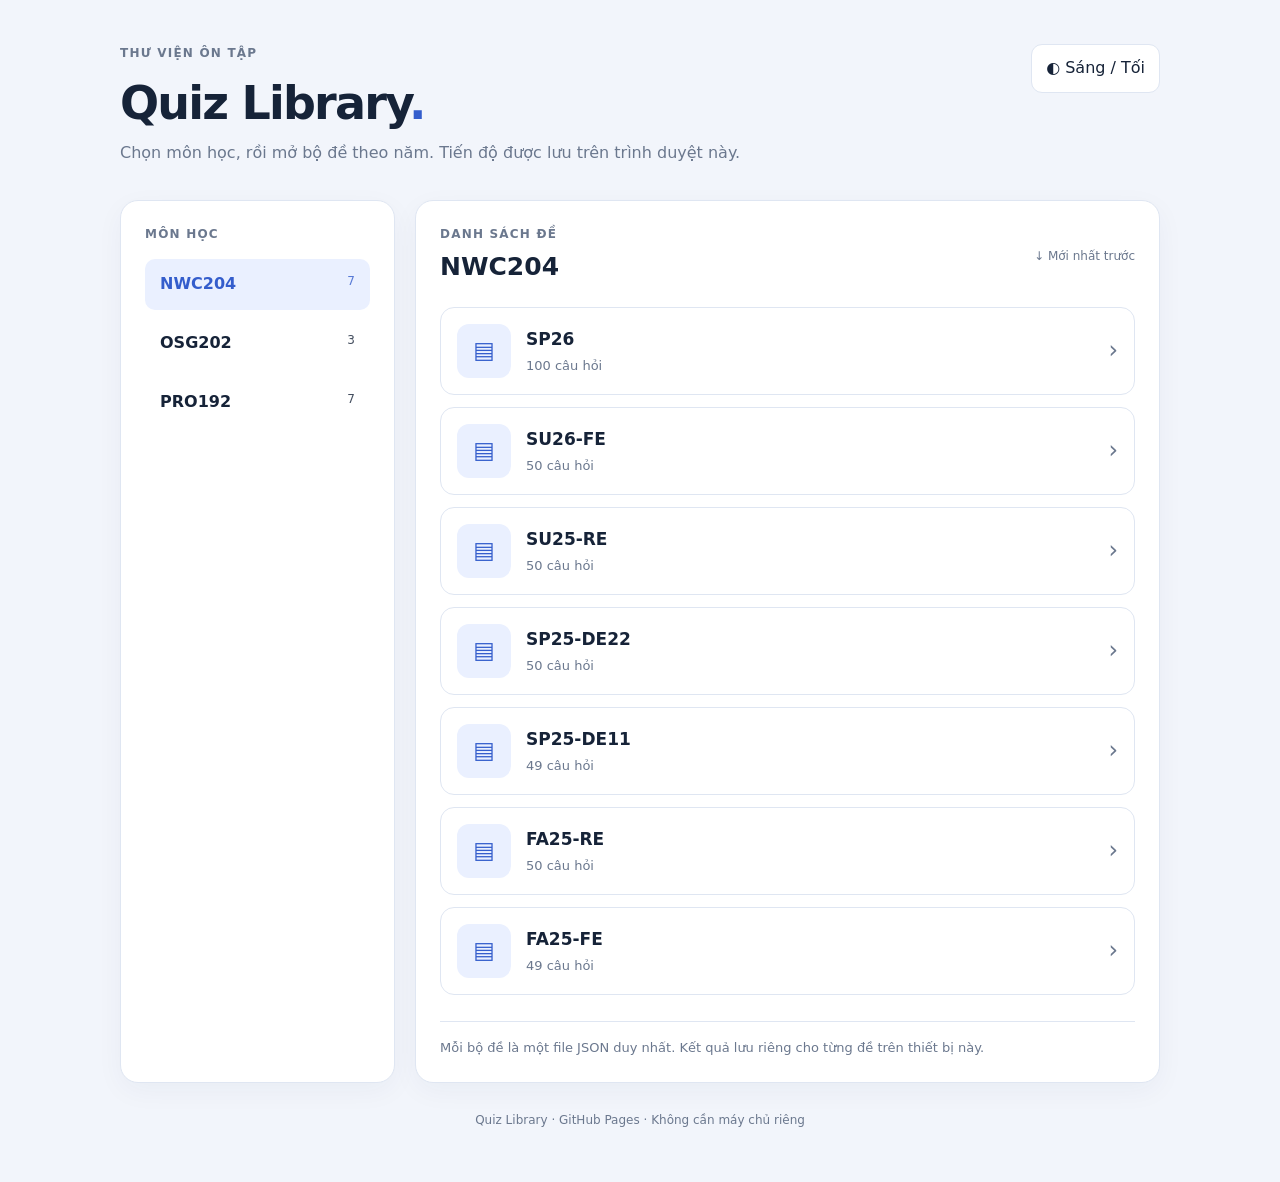
<file: index.html>
<!doctype html><html lang="vi"><head><meta charset="utf-8"><meta name="viewport" content="width=device-width,initial-scale=1"><title>Quiz Library – Thư viện đề</title>
<script>(function(){const a=localStorage.getItem('quizlib:theme');document.documentElement.dataset.theme=(a==='dark'||a==='light')?a:(matchMedia('(prefers-color-scheme: dark)').matches?'dark':'light')})()</script>
<link rel="stylesheet" href="./home.css"><script src="./theme.js" defer></script><script src="./home.js" defer></script></head><body>
<main class="shell"><header class="head"><div><div class="eyebrow">THƯ VIỆN ÔN TẬP</div><h1>Quiz Library<span class="dot">.</span></h1><p>Chọn môn học, rồi mở bộ đề theo năm. Tiến độ được lưu trên trình duyệt này.</p></div><button id="theme-toggle" class="outline" type="button">◐ Sáng / Tối</button></header>
<div class="layout"><aside class="panel subjects"><div class="section-label">MÔN HỌC</div><div id="subjects" class="subjects-list"></div></aside><section class="panel exams"><div class="exams-top"><div><div class="section-label">DANH SÁCH ĐỀ</div><h2 id="subject-title">Đang tải…</h2></div><span class="sort-note">↓ Mới nhất trước</span></div><div id="status" class="status" hidden></div><div id="exams" class="exam-list"></div><div class="bottom-note">Mỗi bộ đề là một file JSON duy nhất. Kết quả lưu riêng cho từng đề trên thiết bị này.</div></section></div>
<footer>Quiz Library · GitHub Pages · Không cần máy chủ riêng</footer></main></body></html>
</file>
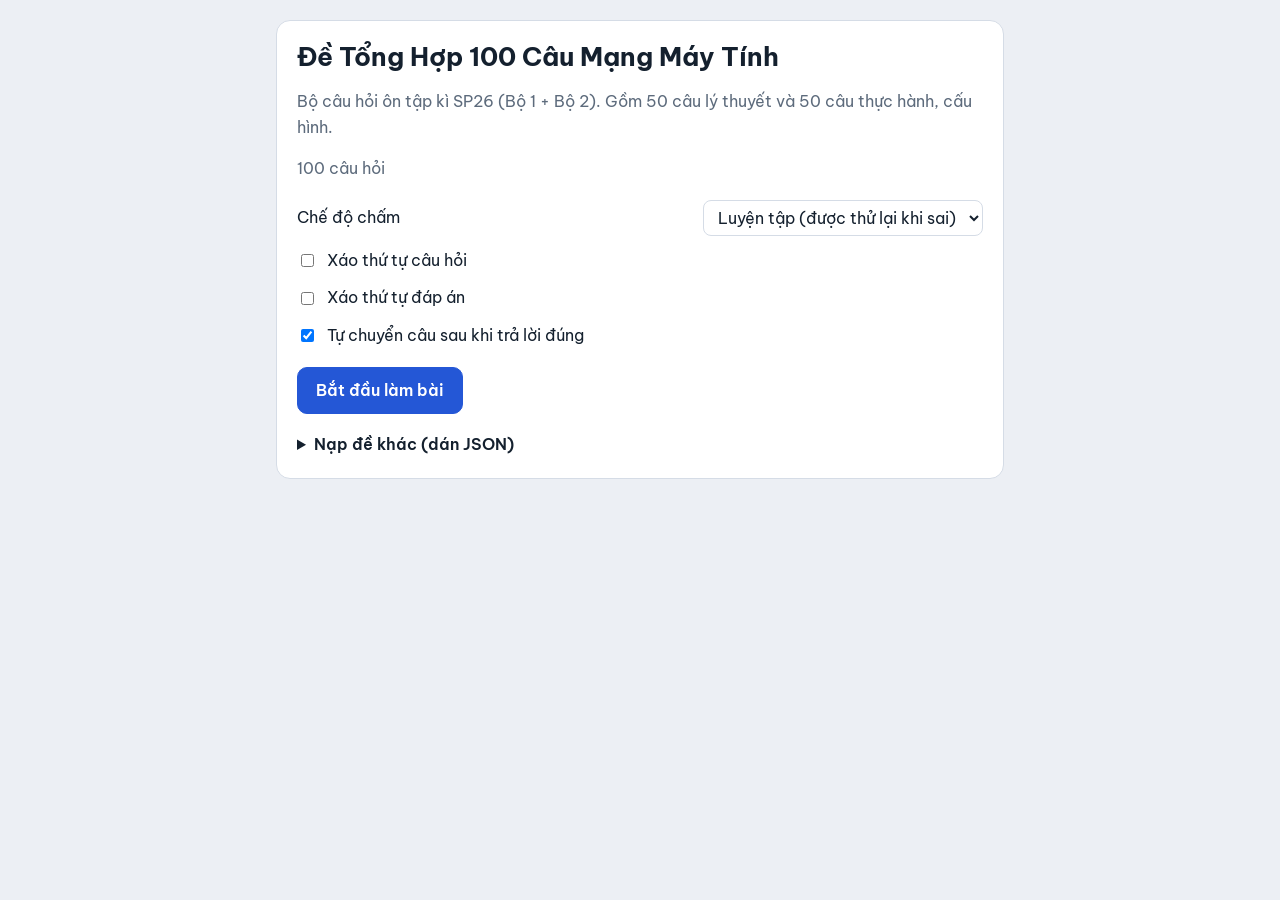
<file: deepseek_html_20261113_80df12.html>
<!DOCTYPE html>
<!--
=====================================================================
HƯỚNG DẪN CHO AI (đọc kỹ trước khi sửa file này)
- Đây là web trắc nghiệm hoàn chỉnh, 1 file. KHÔNG viết lại giao diện/logic.
- Chỉ thay nội dung trong thẻ <script id="quiz-data" type="application/json">.
- Giữ nguyên mọi thứ còn lại, trả về toàn bộ file HTML hoàn chỉnh.
=====================================================================
-->
<html lang="vi">
<head>
<meta charset="utf-8">
<meta name="viewport" content="width=device-width, initial-scale=1">
<title>Trắc nghiệm</title>
<link rel="stylesheet" href="https://fonts.googleapis.com/css2?family=Be+Vietnam+Pro:wght@400;500;600;700&display=swap">
<style>
:root{--bg:#eceff4;--card:#fff;--ink:#14202e;--mute:#5d6b7c;--line:#d5dce6;--acc:#2457d6;--accbg:#e4ecfd;--ok:#1b7a3a;--okbg:#e2f4e8;--bad:#b42318;--badbg:#fdeceb;--warn:#8a5a00;--warnbg:#fff3d6}
@media(prefers-color-scheme:dark){:root{--bg:#10151c;--card:#19212b;--ink:#e8edf4;--mute:#97a4b5;--line:#2c3744;--acc:#7da2ff;--accbg:#1d2c4d;--ok:#6fd08f;--okbg:#14301f;--bad:#ff8d82;--badbg:#3a1b19;--warn:#f1c15a;--warnbg:#3a2e12}}
*{box-sizing:border-box}
html,body{margin:0;min-height:100%}
body{background:var(--bg);color:var(--ink);font:16px/1.6 "Be Vietnam Pro",system-ui,-apple-system,"Segoe UI",Roboto,sans-serif;padding:env(safe-area-inset-top,0) 0 env(safe-area-inset-bottom,0)}
.wrap{max-width:760px;margin:0 auto;padding:20px 16px 48px}
h1{font-size:1.6rem;line-height:1.25;margin:0 0 6px}
.card{background:var(--card);border:1px solid var(--line);border-radius:14px;padding:20px}
.mute{color:var(--mute)}
.btn{font:inherit;font-weight:600;border:1px solid var(--line);background:var(--card);color:var(--ink);padding:10px 18px;border-radius:10px;cursor:pointer}
.btn:hover{border-color:var(--acc)}
.btn:focus-visible,.opt:focus-visible,.nb:focus-visible{outline:3px solid var(--acc);outline-offset:2px}
.btn.pri{background:var(--acc);border-color:var(--acc);color:#fff}
@media(prefers-color-scheme:dark){.btn.pri{color:#0b1220}}
.btn:disabled{opacity:.4;cursor:not-allowed}
.row{display:flex;gap:10px;flex-wrap:wrap;align-items:center}
.set{display:grid;gap:12px;margin:18px 0}
.set label{display:flex;gap:10px;align-items:center;justify-content:space-between}
.set input[type=number],.set select{font:inherit;padding:6px 10px;border:1px solid var(--line);border-radius:8px;background:var(--card);color:var(--ink)}
.set input[type=number]{width:90px}
.set .chk{justify-content:flex-start}
details{margin-top:18px}
summary{cursor:pointer;font-weight:600}
textarea{width:100%;min-height:150px;margin:10px 0;padding:10px;font:13px/1.5 ui-monospace,Consolas,monospace;border:1px solid var(--line);border-radius:8px;background:var(--bg);color:var(--ink)}
.err{color:var(--bad);font-weight:500;margin:6px 0 0}
.top{position:sticky;top:0;z-index:5;background:var(--bg);padding:12px 0 10px;margin-bottom:6px}
.top .row{justify-content:space-between}
.track{height:6px;background:var(--line);border-radius:6px;overflow:hidden;margin-top:8px}
#bar{height:100%;background:var(--acc);width:0;transition:width .25s}
#timer{font-variant-numeric:tabular-nums;font-weight:600}
#timer.low{color:var(--bad)}
.question-head{display:flex;align-items:flex-start;gap:10px;justify-content:space-between}
.question-head .qt{flex:1;min-width:0}
.star-btn{flex-shrink:0;border:1px solid var(--line);background:var(--card);color:var(--mute);border-radius:9px;min-width:42px;height:42px;font-size:1.6rem;line-height:1;cursor:pointer}
.star-btn.active{color:#eab308;background:#44380933;border-color:#eab308}
.nb.starred{background:#3a2e12!important;border-color:#f1c15a!important;color:#f1c15a!important}
@media(prefers-color-scheme:light){.nb.starred{background:#fff3d6!important;border-color:#b77900!important;color:#8a5a00!important}}
.nb.starred.cur{outline:2px solid var(--ink)}
.star-filter{font:inherit;font-size:.85rem;margin-top:10px;padding:7px 12px;border:1px solid var(--line);border-radius:8px;background:var(--card);color:var(--ink);cursor:pointer}
.star-filter.active{border-color:#eab308;color:#b58900}
.qt{font-size:1.15rem;font-weight:600;margin:0 0 14px;white-space:pre-wrap}
.card img{max-width:100%;border-radius:8px;margin-bottom:14px}
.hint{display:inline-block;font-size:.85rem;background:var(--warnbg);color:var(--warn);padding:2px 10px;border-radius:20px;margin:0 0 12px}
.opts{display:grid;gap:10px}
.opt{display:flex;gap:12px;text-align:left;width:100%;font:inherit;color:var(--ink);background:var(--card);border:1.5px solid var(--line);border-radius:10px;padding:12px 14px;cursor:pointer}
.opt b{flex:0 0 28px;height:28px;border-radius:50%;background:var(--bg);display:grid;place-items:center;font-size:.85rem}
.opt span{padding-top:2px;white-space:pre-wrap}
.opt:hover:not(:disabled){border-color:var(--acc)}
.opt.sel{border-color:var(--acc);background:var(--accbg)}
.opt.sel b{background:var(--acc);color:#fff}
.opt:disabled{cursor:default}
.opt.ok{border-color:var(--ok);background:var(--okbg)}
.opt.ok b{background:var(--ok);color:#fff}
.opt.bad{border-color:var(--bad);background:var(--badbg)}
.opt.bad b{background:var(--bad);color:#fff}
.ex{margin-top:14px;padding:12px 14px;border-left:4px solid var(--acc);background:var(--accbg);border-radius:6px;white-space:pre-wrap}
.act{display:flex;justify-content:space-between;gap:10px;margin:16px 0}
.nav{display:grid;grid-template-columns:repeat(auto-fill,minmax(36px,1fr));gap:5px;max-height:240px;overflow:auto;padding:2px}
#navsum{cursor:pointer;font-weight:600}
.nb{font:inherit;font-size:.85rem;font-weight:600;height:34px;border-radius:8px;border:1.5px solid var(--line);background:var(--card);color:var(--ink);cursor:pointer}
.nb.done{background:var(--accbg);border-color:var(--acc)}
.nb.right{background:var(--okbg);border-color:var(--ok);color:var(--ok)}
.nb.wrong{background:var(--badbg);border-color:var(--bad);color:var(--bad)}
.nb.cur{outline:2px solid var(--ink);outline-offset:1px}
.score{font-size:3rem;font-weight:700;line-height:1.1;margin:6px 0}
.stats{display:flex;gap:22px;flex-wrap:wrap;margin:10px 0 18px}
.stats div{min-width:90px}.stats strong{display:block;font-size:1.3rem}
[hidden]{display:none!important}
</style>
</head>
<body>
<div class="wrap">

<section id="start" class="card">
  <h1 id="s-title"></h1>
  <p id="s-desc" class="mute"></p>
  <p id="s-meta" class="mute"></p>
  <div class="set">
    <label>Chế độ chấm
      <select id="o-mode"><option value="instant">Luyện tập (được thử lại khi sai)</option><option value="end">Thi (chấm khi nộp bài)</option></select>
    </label>
    <label class="chk" id="timer-toggle" hidden><input id="o-timer-on" type="checkbox"> Bật giới hạn thời gian khi thi</label>
    <label id="timer-setting" hidden>Thời gian thi (phút)<input id="o-time" type="number" min="1" value="45"></label>
    <label class="chk"><input id="o-sq" type="checkbox">Xáo thứ tự câu hỏi</label>
    <label class="chk"><input id="o-so" type="checkbox">Xáo thứ tự đáp án</label>
    <label class="chk"><input id="o-an" type="checkbox">Tự chuyển câu sau khi trả lời đúng</label>
  </div>
  <button id="go" class="btn pri">Bắt đầu làm bài</button>
  <details>
    <summary>Nạp đề khác (dán JSON)</summary>
    <textarea id="paste" placeholder='{"title":"...","questions":[{"q":"...","options":["..",".."],"answer":0}]}'></textarea>
    <button id="load" class="btn">Nạp đề</button>
    <p id="err" class="err" hidden></p>
  </details>
</section>

<section id="quiz" hidden>
  <div class="top">
    <div class="row"><span id="prog" class="mute"></span><span id="live" class="mute"></span><span id="timer"></span></div>
    <div class="track"><div id="bar"></div></div>
  </div>
  <div id="card" class="card"></div>
  <div class="act">
    <button id="prev" class="btn">Câu trước</button>
    <button id="next" class="btn pri">Câu sau</button>
  </div>
  <div class="card"><details id="navbox"><summary id="navsum">Danh sách câu</summary><button type="button" id="star-filter" class="star-filter">☆ Chỉ hiện câu đánh dấu</button><div id="nav" class="nav" style="margin-top:10px"></div></details>
    <div class="row" style="margin-top:14px">
      <button id="submit" class="btn pri">Nộp bài</button>
      <button id="back" class="btn" hidden>Về kết quả</button>
    </div>
  </div>
</section>

<section id="result" class="card" hidden>
  <h1>Kết quả</h1>
  <div class="score" id="r-score"></div>
  <div class="stats" id="r-stats"></div>
  <div class="row">
    <button id="r-review" class="btn pri">Xem lại đáp án</button>
    <button id="r-wrong" class="btn">Làm lại câu sai</button>
    <button id="r-again" class="btn">Làm lại từ đầu</button>
  </div>
</section>

</div>

<!-- ============ ĐỀ THI: ĐÃ NHÚNG SẴN 100 CÂU HỎI ============ -->
<script id="quiz-data" type="application/json">
{
  "title": "Đề Tổng Hợp 100 Câu Mạng Máy Tính",
  "description": "Bộ câu hỏi ôn tập kì SP26 (Bộ 1 + Bộ 2). Gồm 50 câu lý thuyết và 50 câu thực hành, cấu hình.",
  "timeLimitMinutes": 90,
  "mode": "instant",
  "shuffleQuestions": false,
  "shuffleOptions": false,
  "questions": [
    {
      "q": "What is the correct order of the TCP three-way handshake?",
      "options": ["ACK, SYN, SYN-ACK", "SYN, SYN-ACK, ACK", "SYN-ACK, ACK, FIN", "FIN, ACK, SYN"],
      "answer": 1,
      "explain": "Bắt tay ba bước TCP: Client gửi SYN → Server phản hồi SYN-ACK → Client xác nhận bằng ACK."
    },
    {
      "q": "What is the primary responsibility of the transport layer in the OSI model?",
      "options": ["Routing data packets between networks", "Managing logical communications between applications on different hosts", "Defining physical media and connections", "Encrypting data before transmission"],
      "answer": 1,
      "explain": "Lớp Transport chịu trách nhiệm quản lý giao tiếp logic giữa các ứng dụng trên các host khác nhau."
    },
    {
      "q": "What is the primary responsibility of the transport layer?",
      "options": ["Formatting, or presenting, data into a compatible format.", "Tracking individual conversations and segmenting data.", "Translating domain names to IP addresses.", "Securing the network from external threats."],
      "answer": 1,
      "explain": "Lớp Transport theo dõi các phiên giao tiếp và chia dữ liệu thành các segment."
    },
    {
      "q": "Which two fields are the same in a TCP and UDP header? (Choose two.)",
      "options": ["Control bits", "Destination port number", "Sequence number", "Source port number", "Well-known port number"],
      "answer": [1, 3],
      "explain": "Cả TCP và UDP đều có trường Source Port và Destination Port."
    },
    {
      "q": "When 2 or more bits in a data unit has been changed during the transmission, the error is called:",
      "options": ["random error", "burst error", "inverted error", "double error"],
      "answer": 1,
      "explain": "Burst error xảy ra khi hai hoặc nhiều bit liên tiếp bị hỏng trong quá trình truyền."
    },
    {
      "q": "Which of the following are features of the CSMA/CA method used in the university's 802.11 WLAN?",
      "options": ["Devices include a duration field to reserve the medium", "Devices transmit a frame only when the medium is idle", "Devices wait a random period after detecting a collision", "Devices operate in full-duplex mode to avoid collisions"],
      "answer": [0, 1],
      "explain": "CSMA/CA dùng trường Duration để đặt trước kênh và chỉ truyền khi kênh rảnh."
    },
    {
      "q": "Which statement describes the half-duplex mode of data transmission?",
      "options": ["Data that is transmitted over the network can only flow in one direction.", "Data that is transmitted over the network flows in both directions at the same time.", "Data that is transmitted over the network flows in one direction to many different destinations simultaneously.", "Data that is transmitted over the network flows in one direction at a time."],
      "answer": 3,
      "explain": "Half-duplex cho phép dữ liệu truyền theo cả hai hướng nhưng mỗi lần chỉ một hướng."
    },
    {
      "q": "UDP and TCP belong to which layer of the TCP/IP protocol?",
      "options": ["Application", "Transport", "Internet", "Network access"],
      "answer": 1,
      "explain": "UDP và TCP là giao thức thuộc lớp Transport."
    },
    {
      "q": "Which name is assigned to the transport layer PDU?",
      "options": ["bits", "data", "frame", "packet", "segment"],
      "answer": 4,
      "explain": "PDU ở tầng Transport là segment (đối với TCP)."
    },
    {
      "q": "From the perspective of the client, what is the correct order of the protocol stack that is used to decode the received transmission?",
      "options": ["Ethernet, IP, TCP, HTTP", "HTTP, TCP, IP, Ethernet", "Ethernet, TCP, IP, HTTP", "HTTP, Ethernet, IP, TCP"],
      "answer": 0,
      "explain": "Giải mã dữ liệu nhận được đi từ lớp dưới lên: Ethernet → IP → TCP → HTTP."
    },
    {
      "q": "Which statement accurately describes a TCP/IP encapsulation process when a PC is sending data to the network?",
      "options": ["Data is sent from the internet layer to the network access layer.", "Packets are sent from the network access layer to the transport layer.", "Segments are sent from the transport layer to the internet layer.", "Frames are sent from the network access layer to the internet layer."],
      "answer": 2,
      "explain": "Segments từ tầng Transport được gửi xuống tầng Internet để đóng gói thành packet."
    },
    {
      "q": "This is a function of the OSI session layer.",
      "options": ["compress and decompress data", "provide an interface between applications", "format data for the application layer", "exchange of information to initiate dialog between peers"],
      "answer": 3,
      "explain": "Lớp Session thiết lập, quản lý và kết thúc các phiên giao tiếp."
    },
    {
      "q": "Which of these addresses is the shortest abbreviation for the IP address: 3FFE:1044:0000:0000:00AB:0000:0000?",
      "options": ["3FFE:1044::AB::57", "3FFE:1044::00AB::0057", "3FFE:1044:0:0:AB::57", "3FFE:1044:0:0:00AB::0057", "3FFE:1044:0000:0000:00AB::57", "3FFE:1044:0000:0000:00AB::0057"],
      "answer": 2,
      "explain": "Rút gọn chuỗi 0 liên tiếp bằng :: và bỏ các số 0 ở đầu mỗi block."
    },
    {
      "q": "Which statement about IPv6 addresses is true?",
      "options": ["IPv6 addresses are expressed in decimal format.", "IPv6 addresses use 128 bits and are expressed in hexadecimal format.", "IPv6 addresses use 32 bits and are expressed in binary format.", "IPv6 addresses are composed of two parts: network and host."],
      "answer": 1,
      "explain": "Địa chỉ IPv6 dài 128 bit và biểu diễn dạng thập lục phân (hex)."
    },
    {
      "q": "Which method allows a device to obtain an IPv6 address dynamically without the need for a DHCP server?",
      "options": ["Stateful DHCPv6", "Stateless Address Autoconfiguration (SLAAC)", "Manual Configuration", "NAT64"],
      "answer": 1,
      "explain": "SLAAC cho phép thiết bị tự tạo địa chỉ IPv6 từ tiền tố mạng router quảng bá."
    },
    {
      "q": "Which IPv6 address type is used for communication within a single network segment and cannot be routed?",
      "options": ["Global Unicast Address (GUA)", "Link-Local Address (LLA)", "Unique Local Address (ULA)", "Multicast Address"],
      "answer": 1,
      "explain": "Địa chỉ Link-Local chỉ dùng trong một phân đoạn mạng duy nhất."
    },
    {
      "q": "Which two multicast addresses are commonly joined by IPv6 hosts and routers?",
      "options": ["ff02::1", "ff02::2", "ff00::1", "ff01::1"],
      "answer": [0, 1],
      "explain": "ff02::1 (tất cả các nút) và ff02::2 (tất cả các router) là các địa chỉ multicast phổ biến."
    },
    {
      "q": "Which two types of IPv6 messages are used in place of ARP for address resolution?",
      "options": ["Anycast", "Broadcast", "echo reply", "echo request", "neighbor solicitation", "neighbor advertisement"],
      "answer": [4, 5],
      "explain": "IPv6 dùng Neighbor Solicitation và Neighbor Advertisement thay cho ARP."
    },
    {
      "q": "What protocol does IPv6 use for address resolution, replacing the function of ARP in IPv4?",
      "options": ["DHCPv6", "ICMPv6 Neighbor Discovery (ND)", "Address Resolution Protocol version 6 (ARPv6)", "Router Solicitation (RS)"],
      "answer": 1,
      "explain": "ICMPv6 Neighbor Discovery đảm nhận chức năng giải quyết địa chỉ."
    },
    {
      "q": "How can you view the ARP table on a Windows PC?",
      "options": ["arp -a", "show arp", "netstat -r", "ipconfig /all"],
      "answer": 0,
      "explain": "Lệnh 'arp -a' hiển thị bảng ARP trên Windows."
    },
    {
      "q": "Which statement describes the treatment of ARP requests on the local link?",
      "options": ["They must be forwarded by all routers on the local network.", "They are received and processed by every device on the local network.", "They are dropped by all switches on the local network.", "They are received and processed only by the target device."],
      "answer": 1,
      "explain": "ARP request là broadcast, mọi thiết bị trong mạng cục bộ đều nhận và xử lý."
    },
    {
      "q": "What type of network would the employee access to get confidential pricing information from internal servers at the Head Office?",
      "options": ["an intranet", "the Internet", "an extranet", "a local area network"],
      "answer": 0,
      "explain": "Intranet là mạng nội bộ dùng để chia sẻ tài nguyên nội bộ."
    },
    {
      "q": "Which device performs the function of determining the path that messages should take through internetworks?",
      "options": ["a router", "a firewall", "a web server", "a DSL modem"],
      "answer": 0,
      "explain": "Router xác định đường đi tối ưu cho các gói tin."
    },
    {
      "q": "Which of the four basic characteristics of a reliable network architecture refers to the ability to quickly and easily expand to support new users and applications?",
      "options": ["Fault Tolerance", "Scalability", "Quality of Service (QoS)", "Security"],
      "answer": 1,
      "explain": "Scalability (khả năng mở rộng) giúp mạng dễ dàng đáp ứng thêm người dùng."
    },
    {
      "q": "What are two actions performed by a Cisco switch? (Choose two.)",
      "options": ["building a routing table that is based on the first IP address in the frame header", "using the source MAC addresses of frames to build and maintain a MAC address table", "forwarding frames with unknown destination IP addresses to the default gateway", "utilizing the MAC address table to forward frames via the destination MAC address", "examining the destination MAC address to add new entries to the MAC address table"],
      "answer": [1, 3],
      "explain": "Switch dùng MAC nguồn để xây dựng bảng MAC và dùng MAC đích để chuyển tiếp frame."
    },
    {
      "q": "Which three statements are correct about the final result of connecting two modern switches using a straight-through cable? (Choose three.)",
      "options": ["The link between the switches will work at the fastest speed that is supported by both switches.", "The link between switches will work as full-duplex.", "If both switches support different speeds, they will each work at their own fastest speed.", "The auto-MDIX feature will configure the interfaces eliminating the need for a crossover cable.", "The connection will not be possible unless the administrator changes the cable to a crossover cable.", "The duplex capability has to be manually configured because it cannot be negotiated."],
      "answer": [0, 1, 3],
      "explain": "Auto-MDIX tự động nhận diện cáp, link hoạt động ở tốc độ cao nhất và full-duplex."
    },
    {
      "q": "What is wrong with the displayed termination? (Photograph showing an RJ-45 connector incorrectly terminated)",
      "options": ["The woven copper braid should not have been removed.", "The wrong type of connector is being used.", "The untwisted length of each wire is too long.", "The wires are too thick for the connector that is used."],
      "answer": 2,
      "explain": "Phần dây bị bóc vỏ và không xoắn quá dài (quá 1.27cm) gây nhiễu tín hiệu."
    },
    {
      "q": "Which sublayer handles Ethernet addressing?",
      "options": ["Application", "MAC", "LLC", "Network"],
      "answer": 1,
      "explain": "Sublayer MAC chịu trách nhiệm về địa chỉ MAC (Ethernet addressing)."
    },
    {
      "q": "What source IP address does a router use by default when the traceroute command is issued?",
      "options": ["the highest configured IP address on the router", "a loopback IP address", "the IP address of the outbound interface", "the lowest configured IP address on the router"],
      "answer": 2,
      "explain": "Router mặc định dùng IP của cổng xuất (outbound interface) làm nguồn."
    },
    {
      "q": "Which ICMP message is used by the traceroute utility during the process of finding the path between two end hosts?",
      "options": ["Destination unreachable", "Ping", "Redirect", "Time exceeded"],
      "answer": 3,
      "explain": "Traceroute dùng ICMP Time Exceeded để xác định các hop trên đường đi."
    },
    {
      "q": "What is a function of the tracert command that differs from the ping command when they are used on a workstation?",
      "options": ["The tracert command reaches the destination faster.", "The tracert command shows the information of routers in the path.", "The tracert command sends one ICMP message to each hop in the path.", "The tracert command is used to test the connectivity between two devices."],
      "answer": 1,
      "explain": "Tracert hiển thị thông tin các router (hop) mà gói tin đi qua."
    },
    {
      "q": "Which three factors could influence the differences in throughput? (Choose three.)",
      "options": ["the amount of traffic that is currently crossing the network", "the sophistication of the encapsulation method applied to the data", "the type of traffic that is crossing the network", "the latency that is created by the number of network devices that the data is crossing", "the bandwidth of the WAN connection to the Internet", "the reliability of the gigabit Ethernet infrastructure of the backbone"],
      "answer": [0, 2, 3],
      "explain": "Throughput bị ảnh hưởng bởi lượng traffic, loại traffic và độ trễ (latency)."
    },
    {
      "q": "Which type of fiber-optic cabling is characterized by a very small core and is used for long-distance applications?",
      "options": ["Multimode Fiber (MMF)", "Shielded Twisted-Pair (STP)", "Single-Mode Fiber (SMF)", "Coaxial Cable"],
      "answer": 2,
      "explain": "Single-Mode Fiber có lõi nhỏ, dùng cho khoảng cách xa."
    },
    {
      "q": "What term refers to the amount of data that can be transmitted over a medium in a given time?",
      "options": ["Bandwidth", "Latency", "Throughput", "Goodput"],
      "answer": 0,
      "explain": "Bandwidth là lượng dữ liệu tối đa có thể truyền qua môi trường trong một khoảng thời gian."
    },
    {
      "q": "What are two functions of NVRAM? (Choose two.)",
      "options": ["to store the routing table", "to retain contents when power is removed", "to store the startup configuration file", "to contain the running configuration file", "to store the ARP table"],
      "answer": [1, 2],
      "explain": "NVRAM giữ nội dung khi mất điện và lưu file cấu hình khởi động."
    },
    {
      "q": "Which two functions are primary functions of a router? (Choose two.)",
      "options": ["packet forwarding", "Microsegmentation", "domain name resolution", "path selection", "flow control"],
      "answer": [0, 3],
      "explain": "Router có 2 chức năng chính: chuyển tiếp gói tin và chọn đường đi."
    },
    {
      "q": "What is a description of the default gateway address?",
      "options": ["It is the IP address of the Router1 interface that connects the company to the Internet.", "It is the IP address of the Router1 interface that connects the PC1 LAN to Router1.", "It is the IP address of Switch1 that connects PC1 to other devices on the same LAN.", "It is the IP address of the ISP network device located in the cloud."],
      "answer": 1,
      "explain": "Default gateway là địa chỉ IP của cổng router kết nối với mạng LAN của PC."
    },
    {
      "q": "A router's G0/0/0 interface is down even though configuration is correct. What could explain this?",
      "options": ["The \"no shutdown\" command was not applied", "There is no device connected to the interface", "The IP address is not unique", "The password was not encrypted"],
      "answer": 0,
      "explain": "Cổng trên router Cisco mặc định bị tắt (administratively down), cần gõ 'no shutdown'."
    },
    {
      "q": "How many usable IP addresses are available on the 192.168.1.0/27 network?",
      "options": ["254", "30", "256", "16", "62", "32"],
      "answer": 1,
      "explain": "/27 có 32 địa chỉ, trừ 2 địa chỉ mạng và broadcast còn 30 host."
    },
    {
      "q": "What type of address is 198.133.219.162?",
      "options": ["Public", "link-local", "Loopback", "multicast"],
      "answer": 0,
      "explain": "Đây là địa chỉ IP công cộng (Public IP)."
    },
    {
      "q": "How many host addresses are available on the network 172.16.128.0 with a subnet mask of 255.255.252.0?",
      "options": ["510", "512", "1022", "1024", "2046", "2048"],
      "answer": 2,
      "explain": "Subnet mask /22, có 10 bit host (2^10 = 1024), trừ 2 còn 1022 host."
    },
    {
      "q": "Which of the following is a private IP address according to RFC 1918? (Select TWO answers)",
      "options": ["10.0.0.25", "100.64.0.1", "172.31.200.10", "192.169.1.5"],
      "answer": [0, 2],
      "explain": "10.0.0.0/8 và 172.16.0.0/12 là các dải IP private."
    },
    {
      "q": "Which command is used to secure privileged EXEC mode on a switch?",
      "options": ["password", "enable secret", "login", "service password-encryption"],
      "answer": 1,
      "explain": "Lệnh 'enable secret' mã hóa mật khẩu để bảo vệ chế độ đặc quyền."
    },
    {
      "q": "Which access method would be the most appropriate in-band access to the IOS over a network connection?",
      "options": ["Console", "Telnet/SSH", "Aux"],
      "answer": 1,
      "explain": "Telnet/SSH là truy cập in-band qua mạng IP."
    },
    {
      "q": "Which Cisco IOS command mode allows access to all commands and features and is identified by a prompt ending in the # symbol?",
      "options": ["User EXEC Mode", "Privileged EXEC Mode", "Global Configuration Mode", "Interface Configuration Mode"],
      "answer": 1,
      "explain": "Privileged EXEC Mode (dấu #) cho phép truy cập mọi lệnh."
    },
    {
      "q": "Which access method would be most appropriate if you were in the equipment room with a new switch that needs to be configured?",
      "options": ["Console", "Telnet/SSH", "Aux"],
      "answer": 0,
      "explain": "Khi cấu hình switch mới chưa có mạng, dùng cáp Console."
    },
    {
      "q": "Which OSI layer sends segments to be encapsulated in an IPv4 or IPv6 packet?",
      "options": ["Data link layer", "Network layer", "Transport layer", "Session layer"],
      "answer": 2,
      "explain": "Transport layer tạo segment và gửi xuống Network layer."
    },
    {
      "q": "Match the packets with their destination IP address to the exiting interfaces on the router.",
      "options": ["1E-2C-3B-4A-5D", "1E-2B-3C-4A-5D", "1E-2C-3A-4B-5D", "1E-2C-3B-4D-5A"],
      "answer": 0,
      "explain": "Dựa vào bảng định tuyến để chọn cổng ra phù hợp."
    },
    {
      "q": "What are the two most commonly referenced fields in an IPv4 packet header that indicate where the packet is coming from and where it is going? (Choose two.)",
      "options": ["Destination IP address", "Protocol", "Time to live", "Differentiated Service (DS)", "Source IP address"],
      "answer": [0, 4],
      "explain": "Source IP và Destination IP là hai trường quan trọng nhất."
    },
    {
      "q": "Which statement describes a feature of the IP protocol?",
      "options": ["IP encapsulation is modified based on network media.", "IP relies on Layer 2 protocols for transmission error control.", "MAC addresses are used during the IP packet encapsulation.", "IP relies on upper layer services to handle situations of missing or out-of-order packets."],
      "answer": 3,
      "explain": "IP là giao thức unreliable, dựa vào lớp trên (như TCP) để xử lý mất gói/sai thứ tự."
    },
    {
      "q": "Which three fields are used in a UDP segment header? (Choose three.)",
      "options": ["Window Size", "Length", "Source Port", "Acknowledgment Number", "Checksum", "Sequence Number"],
      "answer": [1, 2, 4],
      "explain": "UDP header gồm Source Port, Destination Port, Length, Checksum."
    },
    {
      "q": "A client packet is received by a server. The packet has a destination port number of 22. What service is the client requesting?",
      "options": ["SSH", "DHCP", "DNS", "TFTP"],
      "answer": 0,
      "explain": "Cổng 22 là cổng mặc định của SSH."
    },
    {
      "q": "What are three responsibilities of the transport layer? (Choose three.)",
      "options": ["meeting the reliability requirements of applications, if any", "multiplexing multiple communication streams from many users or applications on the same network", "identifying the applications and services on the client and server that should handle transmitted data", "directing packets towards the destination network", "formatting data into a compatible form for receipt by the destination devices", "conducting error detection of the contents in frames"],
      "answer": [0, 1, 2],
      "explain": "Transport layer đảm bảo độ tin cậy, đa hợp luồng, và xác định ứng dụng."
    },
    {
      "q": "What field is used by the destination host to reassemble segments into the original order?",
      "options": ["Control bits", "Destination port", "Sequence number", "Source port", "Window size"],
      "answer": 2,
      "explain": "Sequence number giúp sắp xếp lại các segment đúng thứ tự."
    },
    {
      "q": "What are the three basic parts of a data link frame?",
      "options": ["Header, Data, and Trailer", "Source, Destination, and Data", "Start, Control, and Stop", "Addressing, Type, and Error Detection"],
      "answer": 0,
      "explain": "Frame gồm Header, Data và Trailer."
    },
    {
      "q": "Which two statements describe the services provided by the data link layer? (Choose two.)",
      "options": ["It defines the end-to-end delivery addressing scheme.", "It maintains the path between the source and destination devices during the data transmission.", "It manages the access of frames to the network media.", "It provides reliable delivery through link establishment and flow control.", "It ensures that application data will be transmitted according to the prioritization.", "It packages various Layer 3 PDUs into a frame format that is compatible with the network interface."],
      "answer": [2, 5],
      "explain": "Data link layer quản lý truy cập phương tiện và đóng gói PDU L3 thành frame."
    },
    {
      "q": "Which topology displays networking device layer IP addresses?",
      "options": ["Aerial topology", "IP address topology", "Logical topology", "Physical topology"],
      "answer": 2,
      "explain": "Logical topology hiển thị địa chỉ IP và cấu trúc logic."
    },
    {
      "q": "Which two benefits result from using a layered model in networking? (Select two answers)",
      "options": ["Facilitates troubleshooting", "Promotes interoperability", "Increases application processing time", "Restricts vendor flexibility"],
      "answer": [0, 1],
      "explain": "Mô hình phân lớp giúp dễ gỡ lỗi và tăng khả năng tương tác."
    },
    {
      "q": "What does the OSI model help with in networking?",
      "options": ["Encryption", "Address resolution", "Troubleshooting and standardization", "Server hosting"],
      "answer": 2,
      "explain": "OSI giúp chuẩn hóa và hỗ trợ xử lý sự cố."
    },
    {
      "q": "In network communication, what is the process of breaking up messages into smaller, more manageable units called?",
      "options": ["Encoding", "Sequencing", "Encapsulation", "Segmenting"],
      "answer": 3,
      "explain": "Quá trình chia nhỏ dữ liệu là Segmenting."
    },
    {
      "q": "Which two models are used to describe network protocols and operations? (Select two answers)",
      "options": ["TCP/IP", "OSI", "ISO", "HTTP"],
      "answer": [0, 1],
      "explain": "TCP/IP và OSI là 2 mô hình mạng phổ biến."
    },
    {
      "q": "Which email protocol is used to retrieve mail from a server and typically deletes the messages on the server after download?",
      "options": ["SMTP", "IMAP", "POP", "FTP"],
      "answer": 2,
      "explain": "POP thường xóa thư trên server sau khi tải về."
    },
    {
      "q": "A technician configures a router interface with \"ipv6 address fe80::1 link-local\". What is the purpose of this address?",
      "options": ["It enables communication on the local link", "It routes packets to other networks", "It acts as a default gateway for global IPv6 traffic", "It is a multicast address"],
      "answer": 0,
      "explain": "Địa chỉ fe80:: là link-local, dùng để giao tiếp trong cùng link."
    },
    {
      "q": "What is the purpose of the IPv6 unique local address (ULA)?",
      "options": ["To allow devices to communicate with the global internet", "To provide a globally unique address", "To allow communication within a local site without global routing", "To enable multicast communication within a network"],
      "answer": 2,
      "explain": "ULA dùng cho giao tiếp nội bộ, không định tuyến ra toàn cầu."
    },
    {
      "q": "What is used in the EUI-64 process to create an IPv6 interface ID on an IPv6 enabled interface?",
      "options": ["the MAC address of the IPv6 enabled interface", "a randomly generated 64-bit hexadecimal address", "an IPv6 address that is provided by a DHCPv6 server", "an IPv4 address that is configured on the interface"],
      "answer": 0,
      "explain": "EUI-64 tạo interface ID từ địa chỉ MAC 48-bit."
    },
    {
      "q": "What is the prefix length of an IPv6 address that is typically used for a single subnet?",
      "options": ["/32", "/48", "/64", "/128"],
      "answer": 2,
      "explain": "/64 là tiền tố tiêu chuẩn cho một subnet IPv6."
    },
    {
      "q": "Which part of a GUA is assigned by the ISP?",
      "options": ["Global routing prefix", "Global routing prefix and subnet ID", "Prefix", "RIR prefix"],
      "answer": 0,
      "explain": "ISP cấp Global routing prefix cho tổ chức."
    },
    {
      "q": "A host sends an IPv6 Neighbor Solicitation (NS) to determine a MAC address. What type of address is used for this request?",
      "options": ["Multicast Ethernet and IPv6", "Unicast IPv6", "Broadcast Ethernet", "IPv4-mapped IPv6"],
      "answer": 0,
      "explain": "NS sử dụng địa chỉ solicited-node multicast."
    },
    {
      "q": "Which two techniques are used to resolve MAC addresses from IP addresses on IPv4 and IPv6 networks? (Choose two)",
      "options": ["ARP", "Neighbor Discovery (ND)", "ICMPv4", "DHCP"],
      "answer": [0, 1],
      "explain": "IPv4 dùng ARP, IPv6 dùng ND."
    },
    {
      "q": "What statement describes the function of the Address Resolution Protocol?",
      "options": ["ARP is used to discover the IP address of any host on a different network.", "ARP is used to discover the IP address of any host on the local network.", "ARP is used to discover the MAC address of any host on a different network.", "ARP is used to discover the MAC address of any host on the local network."],
      "answer": 3,
      "explain": "ARP tìm địa chỉ MAC từ IP trong cùng mạng cục bộ."
    },
    {
      "q": "What is the primary purpose of the Address Resolution Protocol (ARP)?",
      "options": ["To resolve IPv6 addresses to MAC addresses.", "To resolve domain names to IP addresses.", "To resolve IPv4 addresses to MAC addresses.", "To assign IP addresses to hosts dynamically."],
      "answer": 2,
      "explain": "ARP phân giải địa chỉ IPv4 thành địa chỉ MAC."
    },
    {
      "q": "Which network infrastructure might an organization use to provide secure and safe access to individuals who work for a different organization but require access to the organization's data?",
      "options": ["Extranet", "Intranet", "LAN", "WAN"],
      "answer": 0,
      "explain": "Extranet cho phép người ngoài truy cập an toàn vào dữ liệu."
    },
    {
      "q": "A networking technician is working on the wireless network at a medical clinic. The technician accidentally sets up the wireless network so that patients can see the medical records data of other patients. Which of the network characteristics has been violated in this situation?",
      "options": ["fault tolerance", "scalability", "security", "Quality of Service (QoS)", "reliability"],
      "answer": 2,
      "explain": "Việc lộ dữ liệu bệnh nhân vi phạm tính bảo mật (security)."
    },
    {
      "q": "Which of the following is a characteristic of a peer-to-peer (P2P) network?",
      "options": ["It is highly scalable.", "It has centralized administration.", "It is easy to set up.", "It is very secure."],
      "answer": 2,
      "explain": "Mạng P2P rất dễ thiết lập."
    },
    {
      "q": "Which types of UTP cables can be used to connect the devices? (PC to console, Switch to Router, Router to Router)",
      "options": ["1 - rollover, 2 - crossover, 3 - straight-through", "1 - rollover, 2 - straight-through, 3 - crossover", "1 - crossover, 2 - straight-through, 3 - rollover", "1 - crossover, 2 - rollover, 3 - straight-through"],
      "answer": 1,
      "explain": "PC-console dùng rollover, Switch-Router dùng straight-through, Router-Router dùng crossover."
    },
    {
      "q": "What action does a switch take when it receives a frame with a destination MAC address that is not in its MAC address table?",
      "options": ["It discards the frame immediately.", "It sends the frame back to the source device.", "It forwards the frame out all ports except the incoming port.", "It sends an ARP request to find the destination device."],
      "answer": 2,
      "explain": "Switch sẽ flood frame ra tất cả các cổng trừ cổng nhận."
    },
    {
      "q": "What is the purpose of the Organizationally Unique Identifier (OUI) in an Ethernet MAC address?",
      "options": ["To identify the specific device on the network.", "To identify the vendor of the Ethernet device.", "To specify the network layer protocol being used.", "To detect errors within the Ethernet frame."],
      "answer": 1,
      "explain": "OUI (3 byte đầu) xác định nhà sản xuất thiết bị."
    },
    {
      "q": "What are two examples of the cut-through switching method? (Choose two.)",
      "options": ["store-and-forward switching", "fast-forward switching", "CRC switching", "fragment-free switching", "QOS switching"],
      "answer": [1, 3],
      "explain": "Cut-through gồm fast-forward và fragment-free."
    },
    {
      "q": "What is the main purpose of ICMP?",
      "options": ["To provide reliable, connection-oriented communication.", "To deliver data between applications.", "To test and report on network connectivity and issues.", "To secure network devices from attacks."],
      "answer": 2,
      "explain": "ICMP dùng để kiểm tra và báo cáo lỗi kết nối mạng."
    },
    {
      "q": "Which command can be used to test network connectivity and measure the time it takes for a packet to reach a destination?",
      "options": ["ipconfig", "traceroute", "ping", "telnet"],
      "answer": 2,
      "explain": "Lệnh ping đo thời gian khứ hồi (RTT)."
    },
    {
      "q": "Which command is commonly used to test the internal configuration of IPv4 or IPv6 on the local host?",
      "options": ["tracert", "ping the loopback address", "netstat", "ipconfig"],
      "answer": 1,
      "explain": "Ping loopback (127.0.0.1 hoặc ::1) kiểm tra cấu hình TCP/IP nội bộ."
    },
    {
      "q": "What is the purpose of encoding?",
      "options": ["To increase bandwidth", "To ensure the accuracy and reliability of data by checking for transmission errors", "To convert data into a transmittable format", "To compress data"],
      "answer": 2,
      "explain": "Encoding chuyển đổi dữ liệu thành định dạng có thể truyền đi."
    },
    {
      "q": "Which of the following fiber-optic cable types can travel approximately 100 km?",
      "options": ["Multimode", "Single-mode"],
      "answer": 1,
      "explain": "Single-mode truyền xa khoảng 100km."
    },
    {
      "q": "Match the situation with the appropriate use of network media.",
      "options": ["3A-5A-1B-6B-2C-4C", "3A-5A-2B-4B-1C-6C", "1A-6A-3B-5B-2C-4C", "1A-6A-2B-4B-3C-5C"],
      "answer": 0,
      "explain": "Horizontal/Desktop dùng Copper (A), Backbone/Long-haul dùng Fiber (B), Guest/Waiting dùng Wireless (C)."
    },
    {
      "q": "Which command can be used on a Cisco router to display all interfaces, the IPv4 address assigned, and the current status?",
      "options": ["show interface fa0/1", "show ip route", "show ip interface brief", "ping"],
      "answer": 2,
      "explain": "Lệnh 'show ip interface brief' hiển thị tóm tắt trạng thái và IP các cổng."
    },
    {
      "q": "How does a router process a packet when no matching route exists in the routing table?",
      "options": ["It forwards the packet to the default route (if configured) or drops it", "It sends the packet to all interfaces", "It assigns a random route to the packet", "It broadcasts the packet across the network"],
      "answer": 0,
      "explain": "Router dùng default route hoặc hủy gói tin nếu không tìm thấy đường đi."
    },
    {
      "q": "Match the commands to the correct actions.",
      "options": ["A3-B5-C1", "A2-B3-C4", "A1-B2-C3", "A4-B1-C5"],
      "answer": 0,
      "explain": "Bảo mật console (A->3), hiển thị thông báo (B->5), đặt tên router (C->1)."
    },
    {
      "q": "A new network administrator has been asked to enter a banner message on a Cisco device. What is the fastest way a network administrator could test whether the banner is properly configured?",
      "options": ["Reboot the device.", "Enter CTRL-Z at the privileged mode prompt.", "Exit global configuration mode.", "Power cycle the device.", "Exit privileged EXEC mode and press Enter."],
      "answer": 4,
      "explain": "Thoát khỏi EXEC đặc quyền và nhấn Enter sẽ hiển thị banner ngay."
    },
    {
      "q": "What is the ANDing process used for?",
      "options": ["To securely encrypt communication between multiple network endpoints", "To find host addresses", "To determine the network address", "To convert decimal to binary"],
      "answer": 2,
      "explain": "Phép AND giữa IP và Subnet Mask dùng để tìm địa chỉ mạng."
    },
    {
      "q": "A technician needs to configure a point-to-point WAN link and a subnet for a department with 50 hosts. Which subnet mask combinations are appropriate and efficient for these two use cases?",
      "options": ["/30 for WAN, /26 for department", "/24 for both", "/27 for WAN, /25 for department", "/26 for both"],
      "answer": 0,
      "explain": "/30 (2 host) cho WAN, /26 (62 host) cho phòng ban 50 host."
    },
    {
      "q": "What is the logical process used by a device to determine the network address of an IPv4 address?",
      "options": ["ORing", "NORing", "ANDing", "XORing"],
      "answer": 2,
      "explain": "Dùng phép ANDing logic."
    },
    {
      "q": "What is the purpose of subnetting a network?",
      "options": ["To increase the number of available host addresses in a network.", "To create a single, large broadcast domain.", "To reduce the size of the network into smaller broadcast domains.", "To simplify the IP addressing scheme."],
      "answer": 2,
      "explain": "Subnetting chia mạng lớn thành các broadcast domain nhỏ hơn."
    },
    {
      "q": "Which IOS mode allows access to all commands and features?",
      "options": ["Global configuration mode", "Interface subconfiguration mode", "Line console subconfiguration mode", "Privileged EXEC mode", "User EXEC mode"],
      "answer": 3,
      "explain": "Privileged EXEC mode cho phép truy cập mọi lệnh."
    },
    {
      "q": "Which command is used to save the active configuration file (running-config) to the file that is used upon startup or reboot (startup-config)?",
      "options": ["show running-config", "erase startup-config", "copy running-config startup-config", "reload"],
      "answer": 2,
      "explain": "Lệnh copy running-config startup-config lưu cấu hình đang chạy vào bộ nhớ khởi động."
    },
    {
      "q": "Which command is used to secure access to privileged EXEC mode on a switch?",
      "options": ["enable class", "secret class", "enable secret cisco@12345", "service password-encryption"],
      "answer": 2,
      "explain": "enable secret đặt mật khẩu mã hóa mạnh."
    },
    {
      "q": "An administrator is trying to configure the switch but receives the error message \"Invalid input detected\". What is the problem?",
      "options": ["The entire command, configure terminal, must be used.", "The administrator is already in global configuration mode.", "The administrator must first enter privileged EXEC mode before issuing the command.", "The administrator must connect via the console port to access global configuration mode."],
      "answer": 2,
      "explain": "Lệnh 'config t' chỉ dùng được khi đang ở Privileged EXEC mode (dấu #)."
    },
    {
      "q": "What is a key difference between IPv4 and IPv6 packet headers?",
      "options": ["IPv6 headers are simpler and have fewer fields than IPv4 headers", "IPv6 headers are more complex than IPv4 headers", "IPv4 headers are always smaller than IPv6 headers", "IPv6 requires NAT, while IPv4 does not"],
      "answer": 0,
      "explain": "Header IPv6 đơn giản hơn và ít trường hơn IPv4."
    },
    {
      "q": "What is the purpose of a default gateway?",
      "options": ["To resolve MAC addresses", "To connect to the same LAN", "To forward packets to remote networks", "To block unwanted traffic"],
      "answer": 2,
      "explain": "Default gateway chuyển tiếp gói tin ra các mạng từ xa."
    },
    {
      "q": "Which is true of the IPv6 packet header?",
      "options": ["The Hop Limit field replaces the IPv4 Time to Live field.", "The Source and Destination IPv6 addresses change while travelling from source to destination.", "The Time to Live field replaces the DiffServ field.", "The Version field identifies the next header."],
      "answer": 0,
      "explain": "Hop Limit trong IPv6 thay thế TTL trong IPv4."
    },
    {
      "q": "In an IPv4 packet header, what is the purpose of the Time-to-Live (TTL) field?",
      "options": ["To identify the upper-level protocol like TCP or UDP.", "To detect corruption in the IPv4 header.", "To limit the lifetime of a packet, acting as a hop count.", "To reassemble fragmented packets at the destination."],
      "answer": 2,
      "explain": "TTL giới hạn số hop của gói tin, tránh vòng lặp vô hạn."
    }
  ]
}
</script>

<script>
(function(){
const $=s=>document.querySelector(s);
const esc=s=>String(s).replace(/[&<>"]/g,c=>({'&':'&amp;','<':'&lt;','>':'&gt;','"':'&quot;'}[c]));
const shuffle=a=>{for(let i=a.length-1;i>0;i--){const j=Math.floor(Math.random()*(i+1));[a[i],a[j]]=[a[j],a[i]]}return a};
const toIdx=v=>typeof v==='string'?v.trim().toUpperCase().charCodeAt(0)-65:Number(v);
let D,Q,A,CK,TRY,cur,S,tick,left,t0,review,warned,lastWrong=[],stars=new Set(),starOnly=false;

function validate(d){
  if(!d||!Array.isArray(d.questions)||!d.questions.length)throw new Error('Thiếu mảng "questions" hoặc mảng rỗng.');
  d.questions.forEach((q,n)=>{
    if(!q.q)throw new Error('Câu '+(n+1)+': thiếu "q".');
    if(!Array.isArray(q.options)||q.options.length<2)throw new Error('Câu '+(n+1)+': "options" cần ít nhất 2 đáp án.');
    if(q.answer===undefined||q.answer==='')throw new Error('Câu '+(n+1)+': thiếu "answer".');
    [].concat(q.answer).forEach(a=>{const i=toIdx(a);if(!(i>=0&&i<q.options.length))throw new Error('Câu '+(n+1)+': "answer" không khớp đáp án nào.')});
  });
  return d;
}
function questionKey(q){
  return JSON.stringify([q.q,q.options]);
}
function starsStorageKey(){
  return 'ftes-quiz-stars-v1:'+encodeURIComponent(D.title||'')+':'+D.questions.length;
}
function saveStars(){
  try{localStorage.setItem(starsStorageKey(),JSON.stringify([...stars]))}
  catch(e){console.warn('Không lưu được sao:',e)}
}
function loadData(d){
  D=validate(d);
  stars=new Set();starOnly=false;
  try{const stored=JSON.parse(localStorage.getItem(starsStorageKey())||'[]');if(Array.isArray(stored))stars=new Set(stored)}catch(e){}

  $('#s-title').textContent=D.title||'Bài trắc nghiệm';
  document.title=D.title||'Trắc nghiệm';
  $('#s-desc').textContent=D.description||'';
  $('#s-meta').textContent=D.questions.length+' câu hỏi';
  $('#o-mode').value=D.mode==='end'?'end':'instant';
  $('#o-time').value=D.timeLimitMinutes>0?D.timeLimitMinutes:45;
  $('#o-timer-on').checked=false;
  syncTimerSettings();
  $('#o-sq').checked=!!D.shuffleQuestions;
  $('#o-so').checked=!!D.shuffleOptions;
  $('#o-an').checked=D.autoNext!==undefined?!!D.autoNext:D.questions.length>30;
  show('start');
}
function syncTimerSettings(){
  const exam=$('#o-mode').value==='end';
  $('#timer-toggle').hidden=!exam;
  $('#timer-setting').hidden=!exam||!$('#o-timer-on').checked;
}
$('#o-mode').addEventListener('change',syncTimerSettings);
$('#o-timer-on').addEventListener('change',syncTimerSettings);

function show(id){['start','quiz','result'].forEach(x=>$('#'+x).hidden=x!==id);window.scrollTo(0,0)}

function start(ids){
  S={mode:$('#o-mode').value,time:($('#o-mode').value==='end'&&$('#o-timer-on').checked)?Math.max(1,+$('#o-time').value||45):0,sq:$('#o-sq').checked,so:$('#o-so').checked,an:$('#o-an').checked};
  let list=(ids||D.questions.map((_,i)=>i));
  if(S.sq)list=shuffle(list.slice());
  Q=list.map(id=>{
    const q=D.questions[id],ans=[].concat(q.answer).map(toIdx);
    let o=q.options.map((t,i)=>({t,c:ans.includes(i)}));
    if(S.so&&!q.fixed)shuffle(o);
    return{id,q:q.q,img:q.img,ex:q.explain,o,multi:ans.length>1};
  });
  A=Q.map(()=>new Set());CK=Q.map(()=>false);TRY=Q.map(()=>false);cur=0;review=false;warned=false;
  t0=Date.now();clearInterval(tick);
  $('#timer').textContent='';$('#timer').classList.remove('low');
  if(S.time){left=S.time*60;paintTime();tick=setInterval(()=>{left--;paintTime();if(left<=0)finish()},1000)}
  $('#submit').hidden=false;$('#back').hidden=true;$('#submit').textContent='Nộp bài';
  $('#navbox').open=Q.length<=30;
  starOnly=false;
  show('quiz');render();
}
function paintTime(){
  const m=Math.floor(Math.max(left,0)/60),s=Math.max(left,0)%60;
  $('#timer').textContent='Còn '+String(m).padStart(2,'0')+':'+String(s).padStart(2,'0');
  $('#timer').classList.toggle('low',left<=60);
}
const right=i=>{const q=Q[i];return q.o.every((o,k)=>o.c===A[i].has(k))};

function render(){
  const q=Q[cur],done=review||CK[cur];
  $('#prog').textContent='Câu '+(cur+1)+' / '+Q.length;
  $('#bar').style.width=((cur+1)/Q.length*100)+'%';
  const nd=CK.filter(Boolean).length,ng=Q.filter((_,i)=>CK[i]&&right(i)).length;
  $('#live').textContent=S.mode==='instant'&&!review?'Đúng '+ng+' · Sai '+(nd-ng):'';
  $('#navsum').textContent='Danh sách câu ('+A.filter(s=>s.size).length+'/'+Q.length+' đã làm)';
  const starred=stars.has(questionKey(D.questions[q.id]));
  let h='<div class="question-head"><p class="qt">'+esc(q.q)+'</p><button type="button" id="star-current" class="star-btn'+(starred?' active':'')+'" title="Đánh dấu câu quan trọng" aria-label="Đánh dấu câu quan trọng" aria-pressed="'+starred+'">'+(starred?'★':'☆')+'</button></div>';
  if(q.img)h+='<img src="'+esc(q.img)+'" alt="">';
  if(q.multi)h+='<p class="hint">Có nhiều đáp án đúng, chọn tất cả</p>';
  h+='<div class="opts">'+q.o.map((o,i)=>{
    const sel=A[cur].has(i);let c='opt'+(sel?' sel':'');
    if(done){c='opt';if(o.c)c+=' ok';else if(sel)c+=' bad'}
    else if(S.mode==='instant'&&TRY[cur]&&sel){c='opt'+(o.c?' ok':' bad')}
    return '<button class="'+c+'" data-i="'+i+'"'+(done?' disabled':'')+'><b>'+String.fromCharCode(65+i)+'</b><span>'+esc(o.t)+'</span></button>';
  }).join('')+'</div>';
  if(done&&q.ex)h+='<div class="ex">'+esc(q.ex)+'</div>';
  if(!done&&S.mode==='instant'&&TRY[cur])h+='<p class="err">Chưa chính xác, hãy thử lại.</p>';
  if(!done&&q.multi&&S.mode==='instant')h+='<div style="margin-top:14px"><button id="chk" class="btn">Kiểm tra</button></div>';
  $('#card').innerHTML=h;
  $('#prev').disabled=cur===0;$('#next').disabled=cur===Q.length-1;
  $('#star-filter').classList.toggle('active',starOnly);
  $('#star-filter').textContent=starOnly?'★ Hiện tất cả câu':'☆ Chỉ hiện câu đánh dấu';
  $('#nav').innerHTML=Q.map((_,i)=>{
    const marked=stars.has(questionKey(D.questions[Q[i].id]));
    if(starOnly&&!marked)return ''; 
    let c='nb';
    if(review)c+=right(i)?' right':' wrong';
    else if(S.mode==='instant'&&CK[i])c+=right(i)?' right':' wrong';
    else if(S.mode==='instant'&&TRY[i])c+=' wrong';
    else if(A[i].size)c+=' done';
    if(marked)c+=' starred';
    if(i===cur)c+=' cur';
    return '<button class="'+c+'" data-n="'+i+'">'+(i+1)+'</button>';
  }).join('');
}

$('#star-filter').addEventListener('click',()=>{starOnly=!starOnly;render()});
$('#card').addEventListener('click',e=>{
  if(e.target.closest('#star-current')){
    const key=questionKey(D.questions[Q[cur].id]);
    if(stars.has(key))stars.delete(key);else stars.add(key);
    saveStars();render();return;
  }

  if(e.target.closest('#chk')){
    if(A[cur].size&&S.mode==='instant'){
      if(right(cur)){
        CK[cur]=true;TRY[cur]=false;render();
        if(S.an&&cur<Q.length-1){const at=cur;setTimeout(()=>{if(cur===at&&!review)go(at+1)},Q[cur].ex?1800:600)}
      }else{TRY[cur]=true;render()}
    }
    return;
  }
  const b=e.target.closest('.opt');if(!b||review||CK[cur])return;
  const i=+b.dataset.i,q=Q[cur];
  TRY[cur]=false;
  if(q.multi){
    A[cur].has(i)?A[cur].delete(i):A[cur].add(i);
  }
  else{A[cur]=new Set([i]);if(S.mode==='instant'){if(right(cur))CK[cur]=true;else TRY[cur]=true}}
  render();
  if(S.an&&S.mode==='instant'&&CK[cur]&&right(cur)&&!q.multi&&cur<Q.length-1){
    const at=cur;setTimeout(()=>{if(cur===at&&!review)go(at+1)},q.ex?1800:600);
  }
});
function go(n){if(n<0||n>=Q.length)return;cur=n;render();if(window.scrollY>0)window.scrollTo({top:0})}
$('#nav').addEventListener('click',e=>{const b=e.target.closest('.nb');if(b)go(+b.dataset.n)});
$('#prev').onclick=()=>go(cur-1);
$('#next').onclick=()=>go(cur+1);
document.addEventListener('keydown',e=>{
  if($('#quiz').hidden||/TEXTAREA|INPUT|SELECT/.test(e.target.tagName)||e.ctrlKey||e.metaKey||e.altKey)return;
  if(e.key==='ArrowLeft')go(cur-1);
  else if(e.key==='ArrowRight'||(e.key==='Enter'&&e.target===document.body))go(cur+1);
  else if(e.key.length===1){
    const k=/\d/.test(e.key)?+e.key-1:e.key.toUpperCase().charCodeAt(0)-65;
    const b=$('#card').querySelector('.opt[data-i="'+k+'"]');
    if(b&&!b.disabled){e.preventDefault();b.click()}
  }
});
$('#submit').onclick=()=>{
  const un=A.filter(s=>!s.size).length;
  if(un&&!warned){warned=true;$('#submit').textContent='Còn '+un+' câu chưa làm. Bấm lần nữa để nộp';return}
  finish();
};

function finish(){
  clearInterval(tick);
  const used=Math.round((Date.now()-t0)/1000);
  const ok=Q.filter((_,i)=>right(i)).length,n=Q.length;
  const skip=A.filter(s=>!s.size).length;
  lastWrong=Q.filter((_,i)=>!right(i)).map(q=>q.id);
  $('#r-score').textContent=(ok/n*10).toFixed(2).replace(/\.?0+$/,'')+' / 10';
  $('#r-stats').innerHTML=
    '<div><strong>'+ok+'/'+n+'</strong><span class="mute">câu đúng</span></div>'+
    '<div><strong>'+(n-ok-skip)+'</strong><span class="mute">câu sai</span></div>'+
    '<div><strong>'+skip+'</strong><span class="mute">bỏ trống</span></div>'+
    '<div><strong>'+Math.floor(used/60)+':'+String(used%60).padStart(2,'0')+'</strong><span class="mute">thời gian</span></div>';
  $('#r-wrong').hidden=!lastWrong.length;
  show('result');
}
$('#r-review').onclick=()=>{review=true;cur=0;$('#submit').hidden=true;$('#back').hidden=false;$('#timer').textContent='';show('quiz');render()};
$('#back').onclick=()=>show('result');
$('#r-again').onclick=()=>start();
$('#r-wrong').onclick=()=>start(lastWrong);
$('#go').onclick=()=>start();
$('#load').onclick=()=>{
  const er=$('#err');er.hidden=true;
  try{loadData(JSON.parse($('#paste').value))}
  catch(x){er.textContent='Không nạp được đề: '+x.message;er.hidden=false}
};

try{loadData(JSON.parse($('#quiz-data').textContent))}
catch(x){$('#s-title').textContent='Lỗi dữ liệu đề';$('#s-desc').textContent=x.message;$('#go').disabled=true}
})();
</script>
</body>
</html>
</file>
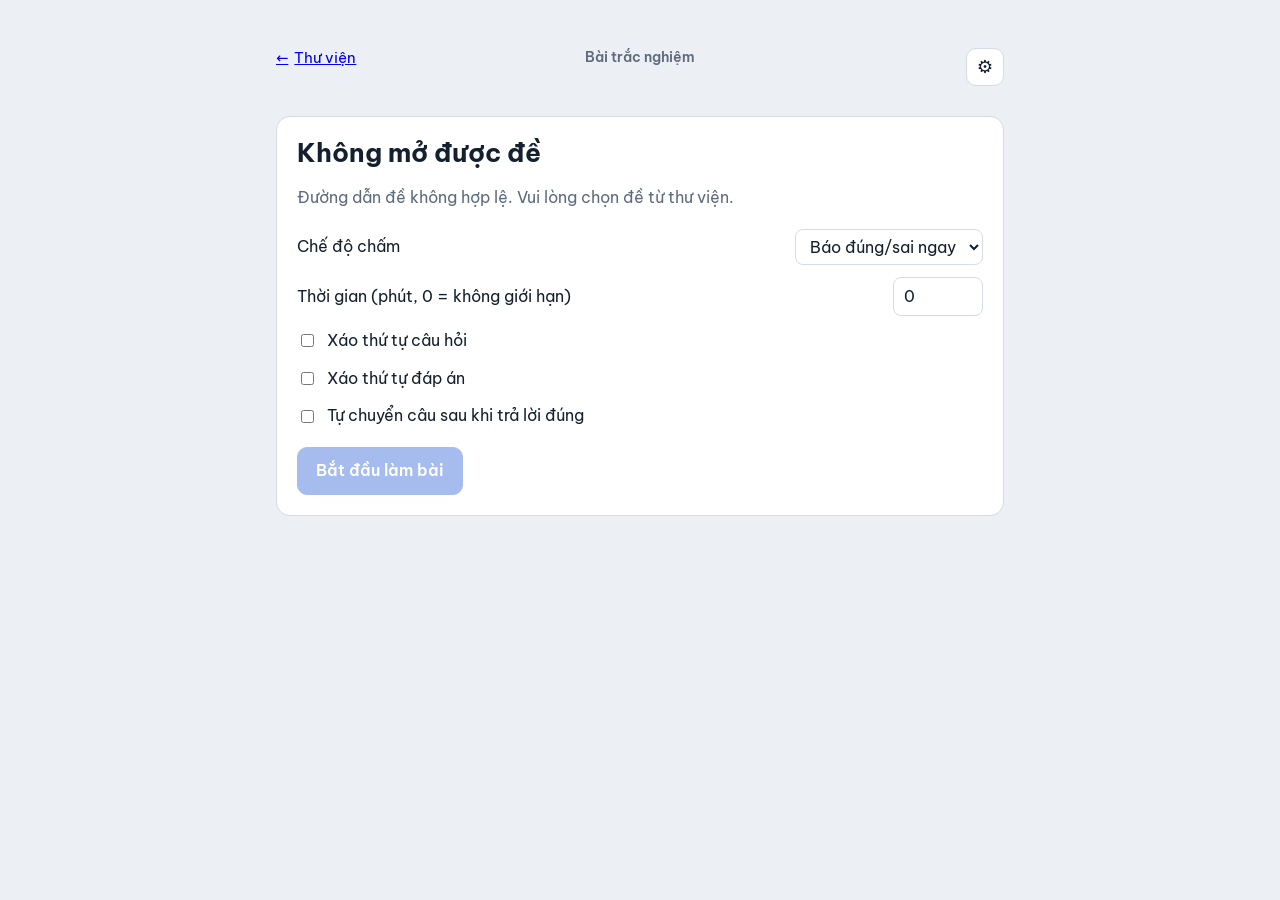
<file: quiz.html>
<!DOCTYPE html>
<html lang="vi">
<head>
<meta charset="utf-8">
<script>(function(){const a=localStorage.getItem('quizlib:theme');document.documentElement.dataset.theme=(a==='dark'||a==='light')?a:(matchMedia('(prefers-color-scheme: dark)').matches?'dark':'light')})()</script>
<meta name="viewport" content="width=device-width, initial-scale=1">
<title>Làm bài · Quiz Library</title>
<link rel="stylesheet" href="https://fonts.googleapis.com/css2?family=Be+Vietnam+Pro:wght@400;500;600;700&display=swap">
<link rel="stylesheet" href="./shared.css">
<style>
:root{--bg:#eceff4;--card:#fff;--ink:#14202e;--mute:#5d6b7c;--line:#d5dce6;--acc:#2457d6;--accbg:#e4ecfd;--ok:#1b7a3a;--okbg:#e2f4e8;--bad:#b42318;--badbg:#fdeceb;--warn:#8a5a00;--warnbg:#fff3d6}
:root[data-theme="dark"]{--bg:#10151c;--card:#19212b;--ink:#e8edf4;--mute:#97a4b5;--line:#2c3744;--acc:#7da2ff;--accbg:#1d2c4d;--ok:#6fd08f;--okbg:#14301f;--bad:#ff8d82;--badbg:#3a1b19;--warn:#f1c15a;--warnbg:#3a2e12}
*{box-sizing:border-box}
html,body{margin:0;min-height:100%}
body{background:var(--bg);color:var(--ink);font:16px/1.6 "Be Vietnam Pro",system-ui,-apple-system,"Segoe UI",Roboto,sans-serif;padding:env(safe-area-inset-top,0) 0 env(safe-area-inset-bottom,0)}
.wrap{max-width:760px;margin:0 auto;padding:20px 16px 48px}
h1{font-size:1.6rem;line-height:1.25;margin:0 0 6px}
.card{background:var(--card);border:1px solid var(--line);border-radius:14px;padding:20px}
.mute{color:var(--mute)}
.btn{font:inherit;font-weight:600;border:1px solid var(--line);background:var(--card);color:var(--ink);padding:10px 18px;border-radius:10px;cursor:pointer}
.btn:hover{border-color:var(--acc)}
.btn:focus-visible,.opt:focus-visible,.nb:focus-visible{outline:3px solid var(--acc);outline-offset:2px}
.btn.pri{background:var(--acc);border-color:var(--acc);color:#fff}
:root[data-theme="dark"] .btn.pri{color:#0b1220}
.btn:disabled{opacity:.4;cursor:not-allowed}
.row{display:flex;gap:10px;flex-wrap:wrap;align-items:center}
.set{display:grid;gap:12px;margin:18px 0}
.set label{display:flex;gap:10px;align-items:center;justify-content:space-between}
.set input[type=number],.set select{font:inherit;padding:6px 10px;border:1px solid var(--line);border-radius:8px;background:var(--card);color:var(--ink)}
.set input[type=number]{width:90px}
.set .chk{justify-content:flex-start}
details{margin-top:18px}
summary{cursor:pointer;font-weight:600}
textarea{width:100%;min-height:150px;margin:10px 0;padding:10px;font:13px/1.5 ui-monospace,Consolas,monospace;border:1px solid var(--line);border-radius:8px;background:var(--bg);color:var(--ink)}
.err{color:var(--bad);font-weight:500;margin:6px 0 0}
.top{position:sticky;top:0;z-index:5;background:var(--bg);padding:12px 0 10px;margin-bottom:6px}
.top .row{justify-content:space-between}
.track{height:6px;background:var(--line);border-radius:6px;overflow:hidden;margin-top:8px}
#bar{height:100%;background:var(--acc);width:0;transition:width .25s}
#timer{font-variant-numeric:tabular-nums;font-weight:600}
#timer.low{color:var(--bad)}
.qt{font-size:1.15rem;font-weight:600;margin:0;white-space:pre-wrap}
.question-heading{display:flex;align-items:flex-start;justify-content:space-between;gap:12px;margin:0 0 14px}
.question-heading .qt{flex:1;min-width:0;order:0}
.question-heading .star-toggle{order:1}
.star-toggle{flex:none;border:1.5px solid var(--line);background:var(--card);color:var(--mute);border-radius:10px;font:700 1.7rem/1 sans-serif;cursor:pointer;min-width:44px;min-height:44px;padding:4px}
.star-toggle.starred{border-color:#d59b12;background:#fff3d6;color:#a36c00}
.star-toggle:hover{border-color:#d59b12}
.star-toggle:focus-visible{outline:3px solid var(--acc);outline-offset:2px}
:root[data-theme="dark"] .star-toggle.starred{background:#3a2e12;color:#f1c15a;border-color:#bd8c23}
.card img{max-width:100%;border-radius:8px;margin-bottom:14px}
.hint{display:inline-block;font-size:.85rem;background:var(--warnbg);color:var(--warn);padding:2px 10px;border-radius:20px;margin:0 0 12px}
.opts{display:grid;gap:10px}
.opt{display:flex;gap:12px;text-align:left;width:100%;font:inherit;color:var(--ink);background:var(--card);border:1.5px solid var(--line);border-radius:10px;padding:12px 14px;cursor:pointer}
.opt b{flex:0 0 28px;height:28px;border-radius:50%;background:var(--bg);display:grid;place-items:center;font-size:.85rem}
.opt span{padding-top:2px;white-space:pre-wrap}
.opt:hover:not(:disabled){border-color:var(--acc)}
.opt.sel{border-color:var(--acc);background:var(--accbg)}
.opt.sel b{background:var(--acc);color:#fff}
.opt:disabled{cursor:default}
.opt.ok{border-color:var(--ok);background:var(--okbg)}
.opt.ok b{background:var(--ok);color:#fff}
.opt.bad{border-color:var(--bad);background:var(--badbg)}
.opt.bad b{background:var(--bad);color:#fff}
.ex{margin-top:14px;padding:12px 14px;border-left:4px solid var(--acc);background:var(--accbg);border-radius:6px;white-space:pre-wrap}
.act{display:flex;justify-content:space-between;gap:10px;margin:16px 0}
.nav{display:grid;grid-template-columns:repeat(auto-fill,minmax(36px,1fr));gap:5px;max-height:240px;overflow:auto;padding:2px}
#navsum{cursor:pointer;font-weight:600}
.nb{font:inherit;font-size:.85rem;font-weight:600;height:34px;border-radius:8px;border:1.5px solid var(--line);background:var(--card);color:var(--ink);cursor:pointer}
.nb.done{background:var(--accbg);border-color:var(--acc)}
.nb.right{background:var(--okbg);border-color:var(--ok);color:var(--ok)}
.nb.wrong{background:var(--badbg);border-color:var(--bad);color:var(--bad)}
.nb.cur{outline:2px solid var(--ink);outline-offset:1px}
.nb.starred{border-color:#d59b12;box-shadow:inset 0 0 0 1px #d59b12;position:relative;padding-right:8px}
.nb.starred:not(.right):not(.wrong):not(.done){background:#fff8e5}
:root[data-theme="dark"] .nb.starred:not(.right):not(.wrong):not(.done){background:#382d17}
.nav-star{position:absolute;top:-5px;right:1px;color:#bd8200;font:700 11px/1 sans-serif}
:root[data-theme="dark"] .nav-star{color:#ffd666}
.score{font-size:3rem;font-weight:700;line-height:1.1;margin:6px 0}
.stats{display:flex;gap:22px;flex-wrap:wrap;margin:10px 0 18px}
.stats div{min-width:90px}.stats strong{display:block;font-size:1.3rem}
[hidden]{display:none!important}
/* Thanh gọn: tên đề + tiến độ + thời gian trên cùng một hàng */
.quiz-top-shell{position:sticky;top:0;z-index:20;background:var(--bg);padding:6px 0 9px;margin-bottom:12px}
.quiz-top-shell .quiz-nav{margin-bottom:5px}
.quiz-progress-track{height:5px;margin-top:5px}
.quiz-menu{position:relative;justify-self:end}
.quiz-menu summary{list-style:none;display:grid;place-items:center;width:38px;height:38px;
  border:1px solid var(--line);border-radius:10px;background:var(--card);cursor:pointer;font-size:1.15rem}
.quiz-menu summary::-webkit-details-marker{display:none}
.quiz-menu summary:focus-visible{outline:2px solid var(--acc)}
.quiz-menu-panel{position:absolute;top:calc(100% + 8px);right:0;z-index:25;min-width:215px;
  border:1px solid var(--line);border-radius:12px;background:var(--card);
  padding:8px;box-shadow:0 12px 30px rgba(0,0,0,.2);display:grid;gap:5px}
.quiz-menu-panel button{display:block;width:100%;text-align:left;font:inherit;font-size:.88rem;
  color:var(--ink);background:transparent;border:0;border-radius:8px;padding:10px;cursor:pointer}
.quiz-menu-panel button:hover{background:var(--accbg)}
.quiz-nav-meta{display:flex;justify-content:center;align-items:center;gap:7px;flex-wrap:wrap;
  font-size:.73rem;color:var(--mute);line-height:1.35}
.quiz-nav-meta #timer{white-space:nowrap;color:var(--ink);font-size:.74rem}
.quiz-nav-meta #timer:not(:empty)::before{content:'◷ ';color:var(--mute)}
.quiz-nav-meta #timer.low{color:var(--bad)}
body:has(#quiz[hidden]) .quiz-nav-meta,body:has(#quiz[hidden]) .quiz-progress-track{display:none}
@media(max-width:540px){
  .quiz-top-shell{padding:4px 0 7px;margin-bottom:8px}
  .quiz-nav-meta{font-size:.68rem;gap:5px}
  .quiz-nav-meta #timer{font-size:.68rem}
  .quiz-menu summary{width:36px;height:36px}
  .wrap{padding-top:8px}
}

/* Java snippets in questions, answers and explanations */
.rich-plain{white-space:pre-wrap;overflow-wrap:anywhere}
.java-code{display:block;max-width:100%;margin:10px 0;padding:13px 14px;
  border:1px solid var(--line);border-radius:10px;background:var(--bg);color:var(--ink);
  font:400 .88rem/1.55 ui-monospace,SFMono-Regular,Consolas,"Liberation Mono",monospace;
  white-space:pre;overflow-x:auto;tab-size:4;overscroll-behavior-x:contain}
.java-code code{font:inherit;white-space:inherit}
.opt span{min-width:0;flex:1}
.opt .java-code{margin:6px 0;max-width:100%;font-size:.81rem}
.ex .java-code{background:var(--card)}
@media(max-width:540px){
  /* Mobile: star sits beside the opening question text, not beside the code block. */
  #card{min-width:0;padding:16px 14px}
  .question-heading{display:block;min-width:0;flow-root:initial}
  .question-heading .star-toggle{float:right;width:36px;height:36px;min-width:36px;min-height:36px;
    margin:0 0 8px 10px;padding:0;border-radius:9px;font-size:1.35rem;line-height:1}
  .question-heading .qt{display:block;min-width:0;overflow-wrap:anywhere}
  .question-heading .java-code{clear:both;width:100%;max-width:100%;font-size:.8rem;padding:10px 11px;
    overflow-x:auto;-webkit-overflow-scrolling:touch;overflow-wrap:normal}
  .question-heading .java-code code{white-space:pre;overflow-wrap:normal}
  .opt{min-width:0}
}
/* Markdown inline code: never turn short method names into a full code block */
.inline-code{font:0.9em/1.5 ui-monospace,SFMono-Regular,Consolas,monospace;
  background:var(--bg);border:1px solid var(--line);border-radius:4px;padding:1px 4px;
  overflow-wrap:anywhere}
.question-heading,.question-heading .qt,.opts,.opt,.opt span{min-width:0}
.java-code{width:100%;max-width:100%;overflow-x:auto}
</style>
</head>
<body>
<div class="wrap">
  <div class="quiz-top-shell">
    <nav class="quiz-nav" aria-label="Điều hướng bài trắc nghiệm">
      <a class="nav-back" href="./index.html" aria-label="Quay về thư viện đề" title="Về thư viện"><span aria-hidden="true">←</span><span class="nav-back-label">Thư viện</span></a>
      <div class="quiz-nav-center">
        <div class="quiz-nav-title" id="nav-quiz-title">Bài trắc nghiệm</div>
        <div class="quiz-nav-meta" aria-live="off"><span id="prog"></span><span id="live"></span><span id="timer"></span></div>
      </div>
      <details class="quiz-menu" id="quiz-menu">
        <summary title="Cài đặt" aria-label="Mở menu cài đặt">⚙</summary>
        <div class="quiz-menu-panel">
          <button id="open-settings" type="button" hidden>⚙ Cài đặt / Làm lượt mới</button>
          <button type="button" id="theme-toggle">◐ Đổi sáng / tối</button>
        </div>
      </details>
    </nav>
    <div class="track quiz-progress-track"><div id="bar"></div></div>
  </div>
  <script>
  (() => {
    const path = new URLSearchParams(location.search).get('file') || '';
    const m = /^data\/([a-z0-9_-]+)\/([A-Za-z0-9_-]+)\.json$/.exec(path);
    if (m) document.getElementById('nav-quiz-title').textContent = m[1].toUpperCase() + ' · ' + m[2].toUpperCase();
  })();
  </script>
  <div id="load-error" class="card" hidden></div>

<section id="start" class="card">
  <h1 id="s-title"></h1>
  <p id="s-desc" class="mute"></p>
  <p id="s-meta" class="mute"></p>
  <div class="set">
    <label>Chế độ chấm
      <select id="o-mode"><option value="instant">Báo đúng/sai ngay</option><option value="end">Chấm khi nộp bài</option></select>
    </label>
    <label>Thời gian (phút, 0 = không giới hạn)<input id="o-time" type="number" min="0" value="0"></label>
    <label class="chk"><input id="o-sq" type="checkbox">Xáo thứ tự câu hỏi</label>
    <label class="chk"><input id="o-so" type="checkbox">Xáo thứ tự đáp án</label>
    <label class="chk"><input id="o-an" type="checkbox">Tự chuyển câu sau khi trả lời đúng</label>
  </div>
  <div class="row"><button id="go" class="btn pri">Bắt đầu làm bài</button><button id="resume" class="btn" hidden>Tiếp tục bài đang làm</button><button id="discard" class="btn" hidden>Xóa tiến độ cũ</button></div>
</section>

<section id="quiz" hidden>
  <div id="card" class="card"></div>
  <div class="act">
    <button id="prev" class="btn">Câu trước</button>
    <button id="next" class="btn pri">Câu sau</button>
  </div>
  <div class="card"><details id="navbox"><summary id="navsum">Danh sách câu</summary><div id="nav" class="nav" style="margin-top:10px"></div></details>
    <div class="row" style="margin-top:14px">
      <button id="submit" class="btn pri">Nộp bài</button>
      <button id="back" class="btn" hidden>Về kết quả</button>
    </div>
  </div>
</section>

<section id="result" class="card" hidden>
  <h1>Kết quả</h1>
  <div class="score" id="r-score"></div>
  <div class="stats" id="r-stats"></div>
  <div class="row">
    <button id="r-review" class="btn pri">Xem lại đáp án</button>
    <button id="r-wrong" class="btn">Làm lại câu sai</button>
    <button id="r-stars" class="btn" hidden>★ Làm lại câu gắn sao</button>
    <button id="r-again" class="btn">Làm lại từ đầu</button><a href="./index.html" class="btn">Về thư viện</a>
  </div>
</section>

</div>



<script src="./theme.js" defer></script>
<script src="./quiz.js" defer></script>

</body>
</html>
</file>
<file: home.css>
:root{--bg:#f2f5fb;--panel:#fff;--text:#162338;--muted:#6b788e;--border:#dfe6f2;--accent:#345dcc;--accentbg:#eaf0ff;--shadow:0 8px 28px rgba(34,53,83,.045);color-scheme:light}
:root[data-theme="dark"]{--bg:#0e1521;--panel:#192433;--text:#eaf0f8;--muted:#9baabe;--border:#334053;--accent:#8baaff;--accentbg:#253854;--shadow:none;color-scheme:dark}
*{box-sizing:border-box}body{margin:0;background:var(--bg);color:var(--text);font-family:"Segoe UI",system-ui,sans-serif;line-height:1.55}.shell{max-width:1080px;margin:auto;padding:44px 20px 24px}.head{display:flex;align-items:flex-start;justify-content:space-between;gap:20px;margin-bottom:34px}.eyebrow,.section-label{font-size:12px;letter-spacing:1.2px;font-weight:800;color:var(--muted)}h1{font-size:clamp(32px,5vw,46px);letter-spacing:-1.8px;margin:5px 0 2px}h1 .dot{color:var(--accent)}.head p{margin:0;color:var(--muted)}button{font:inherit;cursor:pointer}.outline{background:var(--panel);color:var(--text);border:1px solid var(--border);border-radius:11px;padding:11px 14px;white-space:nowrap}.layout{display:grid;grid-template-columns:275px 1fr;gap:20px}.panel{background:var(--panel);border:1px solid var(--border);border-radius:18px;padding:24px;box-shadow:var(--shadow)}.subjects-list{display:grid;gap:8px;margin-top:16px}.subject{border:1px solid transparent;background:transparent;color:var(--text);text-align:left;border-radius:10px;padding:12px 14px;font-weight:700;display:flex;justify-content:space-between;gap:8px}.subject:hover,.subject.active{background:var(--accentbg);color:var(--accent)}.subject .count{font-size:12px;font-weight:500;opacity:.8}.exams-top{display:flex;align-items:center;justify-content:space-between;gap:12px;margin-bottom:20px}h2{margin:5px 0 0;font-size:25px}.sort-note{font-size:12px;color:var(--muted);white-space:nowrap}.exam-list{display:grid;gap:12px}.exam{border:1px solid var(--border);border-radius:14px;padding:16px;display:flex;align-items:center;gap:15px;text-decoration:none;color:var(--text);transition:border-color .15s,transform .15s}.exam:hover{border-color:var(--accent);transform:translateY(-1px)}.file-icon{display:grid;place-items:center;background:var(--accentbg);color:var(--accent);font-size:23px;width:54px;height:54px;border-radius:12px;flex-shrink:0}.exam-info{min-width:0;flex:1}.exam-info strong{font-size:17px}.small{font-size:13px;color:var(--muted);margin-top:3px}.chev{color:var(--muted);font-size:24px}.bottom-note{font-size:13px;color:var(--muted);margin-top:26px;padding-top:16px;border-top:1px solid var(--border)}.status{color:var(--muted);padding:20px;border:1px dashed var(--border);border-radius:10px}footer{font-size:12px;color:var(--muted);padding:28px 4px;text-align:center}@media(max-width:700px){.shell{padding:22px 12px}.head{margin-bottom:20px}.head p{font-size:14px}.outline{padding:9px;font-size:12px}.layout{grid-template-columns:1fr;gap:12px}.panel{padding:18px}.subjects-list{display:flex;overflow:auto;gap:6px}.subject{white-space:nowrap;border:1px solid var(--border)}h2{font-size:21px}}
</file>
<file: shared.css>
/* Shared layout and theme selection */
:root{color-scheme:light}
:root[data-theme="dark"]{color-scheme:dark}
.site-nav{display:flex;justify-content:space-between;align-items:center;gap:12px;margin-bottom:20px}
.site-nav a{color:var(--acc);text-decoration:none;font-weight:600}
.site-nav a:hover{text-decoration:underline}
a.btn{display:inline-flex;text-decoration:none;align-items:center}


/* Compact quiz navigation for desktop and mobile */
.quiz-nav{
  display:grid;
  grid-template-columns:minmax(0,1fr) minmax(0,1.4fr) minmax(0,1fr);
  align-items:center;
  gap:8px;
  min-height:48px;
  padding:4px 0;
  margin-bottom:12px;
}
.quiz-nav .nav-back{display:inline-flex;align-items:center;gap:6px;justify-self:start;min-width:0;white-space:nowrap;font-size:.92rem}
.quiz-nav .nav-back:hover{text-decoration:none}
.quiz-nav .quiz-nav-title{text-align:center;font-weight:600;font-size:.9rem;overflow:hidden;text-overflow:ellipsis;white-space:nowrap;color:var(--mute)}
.quiz-nav .nav-actions{display:flex;justify-self:end;align-items:center;gap:8px}
.quiz-nav .nav-icon-btn{
  appearance:none;display:inline-grid;place-items:center;
  width:39px;height:39px;min-width:39px;
  border:1px solid var(--line);border-radius:10px;
  background:var(--card);color:var(--ink);
  font:600 1.25rem/1 system-ui,sans-serif;cursor:pointer;
}
.quiz-nav .nav-icon-btn:hover{border-color:var(--acc)}
.quiz-nav .nav-icon-btn:focus-visible{outline:3px solid var(--acc);outline-offset:2px}
.quiz-nav .nav-icon-btn[hidden]{display:none!important}
@media(max-width:540px){
  .quiz-nav{grid-template-columns:40px minmax(0,1fr) 40px;margin-bottom:10px;gap:4px}
  .quiz-nav .nav-back{font-size:1.3rem;width:40px;height:40px;justify-content:center}
  .quiz-nav .nav-back-label{display:none}
  .quiz-nav .quiz-nav-title{font-size:.84rem}
  .quiz-nav .nav-icon-btn{width:40px;height:40px;min-width:40px}
}

/* Center the title and current quiz status. */
.quiz-nav .quiz-nav-center{min-width:0;display:grid;justify-items:center;gap:2px}
.quiz-nav .quiz-nav-title{width:100%}
</file>
